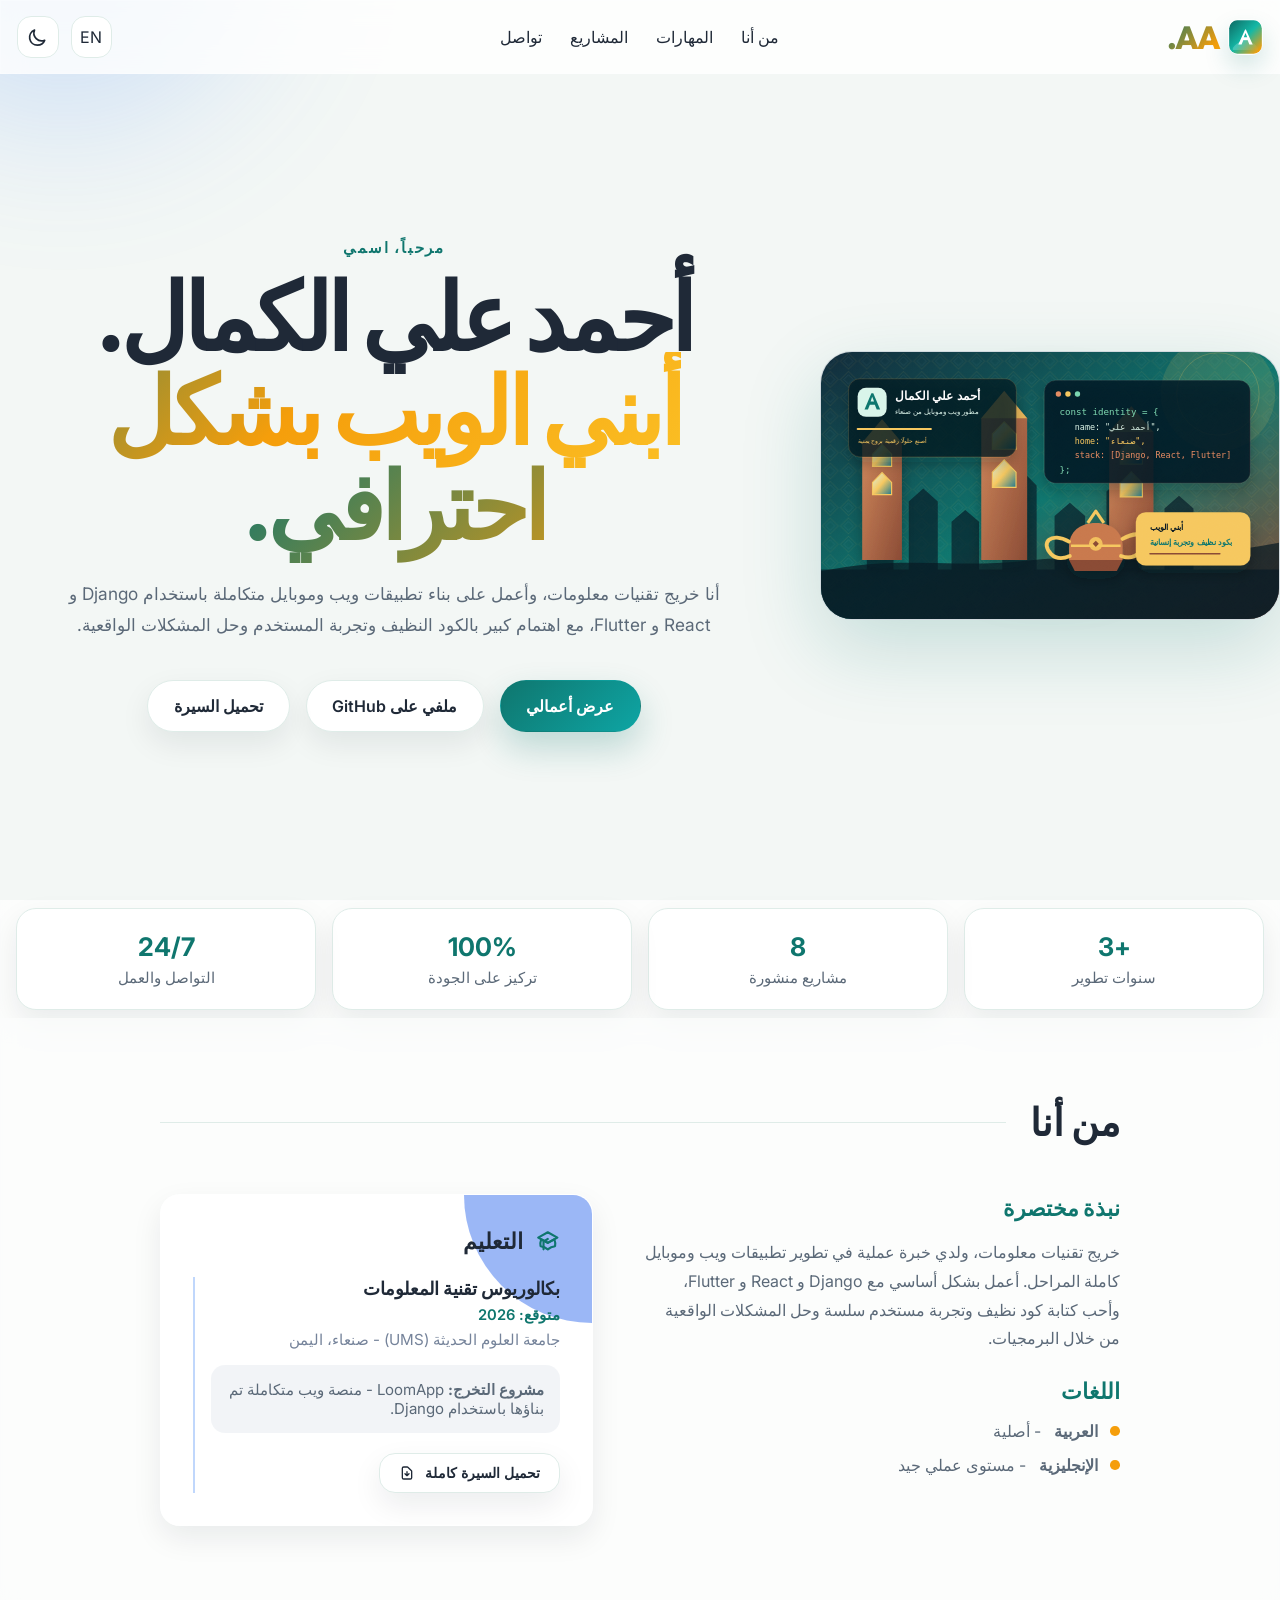
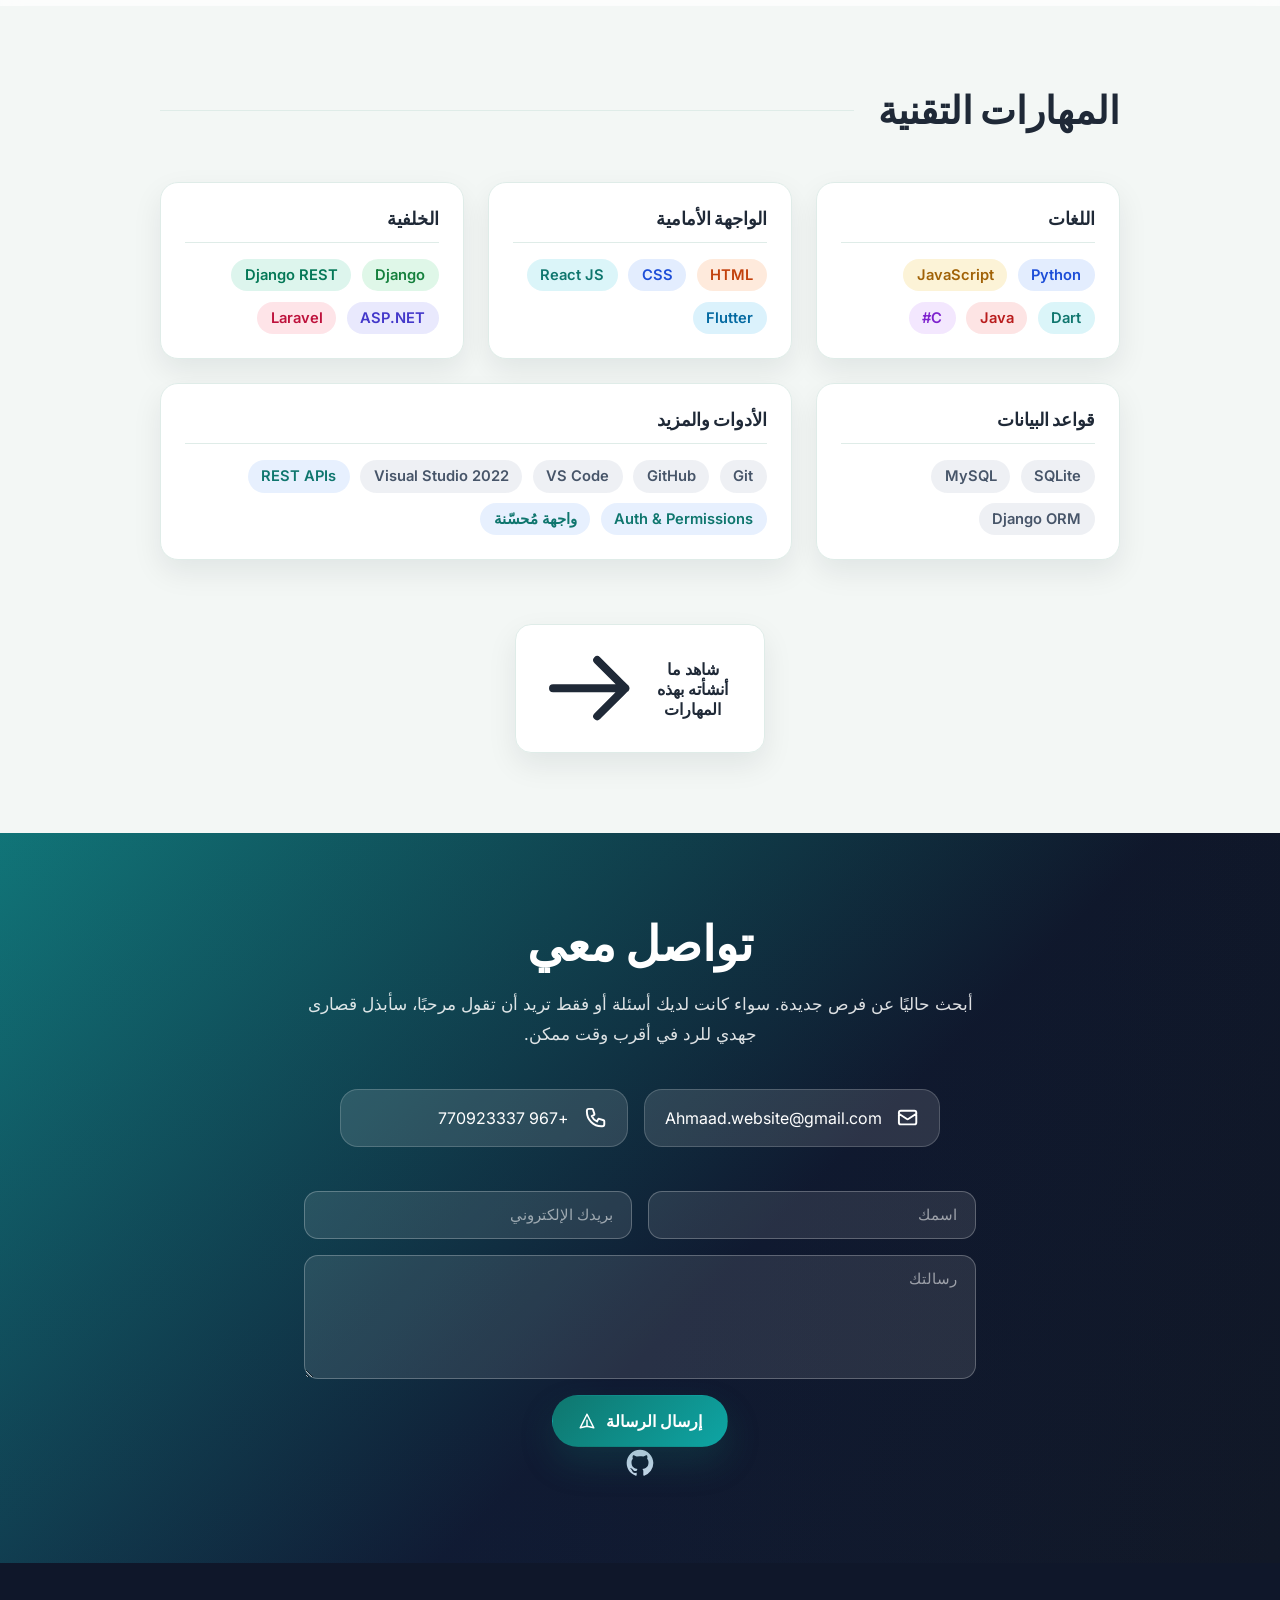
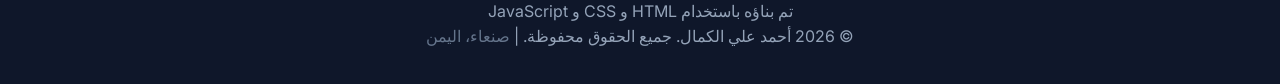
<file: index.html>
<!DOCTYPE html>
<html lang="ar" dir="rtl">
<head>
    <meta charset="UTF-8">
    <meta name="viewport" content="width=device-width, initial-scale=1.0">
    <meta name="description" content="أحمد علي الكمال - مطور ويب وموبايل متخصص في Django و React و Flutter، مع معرض مشاريع ومهارات وخدمات تطوير احترافية.">

    <!-- Open Graph / Facebook -->
    <meta property="og:type" content="website">
    <meta property="og:url" content="https://ahmedalkamal.dev/">
    <meta property="og:title" content="أحمد علي الكمال | محفظة مشاريع المطور">
    <meta property="og:description" content="مطور ويب وموبايل متخصص في Django و React و Flutter، مع مشروعاتي ومهاراتي وتواصل معي.">
    <meta property="og:image" content="./assets/images/og-banner.jpg">

    <!-- Twitter Card -->
    <meta name="twitter:card" content="summary_large_image">
    <meta name="twitter:title" content="أحمد علي الكمال | محفظة مشاريع المطور">
    <meta name="twitter:description" content="مطور ويب وموبايل متخصص في Django و React و Flutter.">

    <title>أحمد علي الكمال | محفظة الأعمال</title>
    <link rel="icon" type="image/svg+xml" href="./assets/images/logo-mark.svg">
    <link rel="stylesheet" href="./assets/css/style.css">
</head>
<body>
    <noscript>
        <div style="text-align:center;padding:2rem;background:#fef3c7;color:#92400e;font-family:sans-serif;">
            <p><strong>JavaScript غير مفعّل.</strong> بعض الميزات مثل تبديل الوضع، القائمة المتنقلة، والمؤثرات المتحركة لن تعمل، لكن المحتوى الأساسي سيتوفر بشكل كامل.</p>
        </div>
    </noscript>
    <div class="page-shell">
        <div class="blob-container">
            <div class="blob blob-1"></div>
            <div class="blob blob-2"></div>
        </div>

        <nav class="site-header glass">
            <div class="container-wide">
                <div class="nav-bar">
                    <a href="index.html" class="brand text-gradient outfit-font" aria-label="الرئيسية">AA.</a>

                    <div class="nav-links">
                        <a href="#about" class="nav-link" data-i18n="nav.about">من أنا</a>
                        <a href="#skills" class="nav-link" data-i18n="nav.skills">المهارات</a>
                        <a href="projects.html" class="nav-link" data-i18n="nav.projects">المشاريع</a>
                        <a href="#contact" class="nav-link" data-i18n="nav.contact">تواصل</a>
                    </div>

                    <div class="nav-actions">
                        <button id="lang-toggle" class="theme-toggle" aria-label="Switch language">EN</button>
                        <button id="theme-toggle" class="theme-toggle" aria-label="تبديل الوضع">
                            <svg id="theme-icon" fill="none" viewBox="0 0 24 24" stroke="currentColor"></svg>
                        </button>
                        <button id="mobile-menu-button" class="menu-toggle" aria-label="فتح القائمة">
                            <svg fill="none" viewBox="0 0 24 24" stroke="currentColor">
                                <path stroke-linecap="round" stroke-linejoin="round" stroke-width="2" d="M4 6h16M4 12h16M4 18h16"></path>
                            </svg>
                        </button>
                    </div>
                </div>
            </div>

            <div id="mobile-menu" class="mobile-menu glass hidden">
                <div class="mobile-menu-inner">
                    <a href="#about" class="mobile-link" data-i18n="nav.about">من أنا</a>
                    <a href="#skills" class="mobile-link" data-i18n="nav.skills">المهارات</a>
                    <a href="projects.html" class="mobile-link" data-i18n="nav.projects">المشاريع</a>
                    <a href="#contact" class="mobile-link" data-i18n="nav.contact">تواصل</a>
                </div>
            </div>
        </nav>

        <section id="hero" class="hero">
            <div class="hero-visual reveal">
                <img src="./assets/images/banner-hero.svg" alt="بنر شخصي لأحمد علي الكمال" loading="eager">
            </div>

            <div class="container-narrow hero-content reveal">
                <p class="eyebrow" data-i18n="hero.eyebrow">مرحباً، اسمي</p>
                <h1 class="hero-title outfit-font">
                    <span data-i18n="hero.name">أحمد علي الكمال.</span><br>
                    <span class="text-gradient" data-i18n="hero.tagline">أبني الويب بشكل احترافي.</span>
                </h1>
                <p class="hero-text" data-i18n="hero.text">
                    أنا خريج تقنيات معلومات، وأعمل على بناء تطبيقات ويب وموبايل متكاملة باستخدام Django و React و Flutter، مع اهتمام كبير بالكود النظيف وتجربة المستخدم وحل المشكلات الواقعية.
                </p>
                <div class="hero-actions">
                    <a href="projects.html" class="button" data-i18n="hero.buttonWork">عرض أعمالي</a>
                    <a href="https://github.com/12Ahm-webSite" target="_blank" rel="noopener noreferrer" class="button-secondary" data-i18n="hero.buttonGitHub">ملفي على GitHub</a>
                    <a href="docs/AhmedCV.pdf" target="_blank" rel="noopener noreferrer" class="button-secondary" data-i18n="hero.buttonCv">
                        تحميل السيرة
                        <svg fill="none" stroke="currentColor" viewBox="0 0 24 24" width="18" height="18">
                            <path stroke-linecap="round" stroke-linejoin="round" stroke-width="2" d="M12 10v6m0 0l-3-3m3 3l3-3m2 8H7a2 2 0 01-2-2V5a2 2 0 012-2h5.586a1 1 0 01.707.293l5.414 5.414a1 1 0 01.293.707V19a2 2 0 01-2 2z"></path>
                        </svg>
                    </a>
                </div>
            </div>
        </section>

        <section class="section section-soft trust-strip reveal">
            <div class="container-wide">
                <div class="trust-items">
                    <div class="trust-item">
                        <strong>+3</strong>
                        <span>سنوات تطوير</span>
                    </div>
                    <div class="trust-item">
                        <strong>8</strong>
                        <span>مشاريع منشورة</span>
                    </div>
                    <div class="trust-item">
                        <strong>100%</strong>
                        <span>تركيز على الجودة</span>
                    </div>
                    <div class="trust-item">
                        <strong>24/7</strong>
                        <span>التواصل والعمل</span>
                    </div>
                </div>
            </div>
        </section>

        <section id="about" class="section section-soft">
            <div class="container-narrow reveal">
                <div class="section-heading">
                    <h2 class="outfit-font" data-i18n="about.title">من أنا</h2>
                    <div class="section-line"></div>
                </div>

                <div class="about-grid">
                    <div class="about-copy">
                        <h3 class="section-subtitle" data-i18n="about.summaryTitle">نبذة مختصرة</h3>
                        <p data-i18n="about.summaryText">
                            خريج تقنيات معلومات، ولدي خبرة عملية في تطوير تطبيقات ويب وموبايل كاملة المراحل. أعمل بشكل أساسي مع Django و React و Flutter، وأحب كتابة كود نظيف وتجربة مستخدم سلسة وحل المشكلات الواقعية من خلال البرمجيات.
                        </p>

                        <h3 class="section-subtitle" data-i18n="about.languagesTitle">اللغات</h3>
                        <ul class="language-list">
                            <li><span class="bullet-dot"></span> <strong data-i18n="about.arabic">العربية</strong> <span data-i18n="about.native">- أصلية</span></li>
                            <li><span class="bullet-dot"></span> <strong data-i18n="about.english">الإنجليزية</strong> <span data-i18n="about.proficient">- مستوى عملي جيد</span></li>
                        </ul>
                    </div>

                    <article class="info-card glass">
                        <div class="card-corner"></div>
                        <div class="info-card-content">
                            <h3 class="card-title">
                                <svg fill="none" stroke="currentColor" viewBox="0 0 24 24">
                                    <path stroke-linecap="round" stroke-linejoin="round" stroke-width="2" d="M12 14l9-5-9-5-9 5 9 5z"></path>
                                    <path stroke-linecap="round" stroke-linejoin="round" stroke-width="2" d="M12 14l6.16-3.422a12.083 12.083 0 01.665 6.479A11.952 11.952 0 0012 20.055a11.952 11.952 0 00-6.824-2.998 12.078 12.078 0 01.665-6.479L12 14z"></path>
                                    <path stroke-linecap="round" stroke-linejoin="round" stroke-width="2" d="M8 20v-7.5l4-2.222"></path>
                                </svg>
                                <span data-i18n="about.education">التعليم</span>
                            </h3>

                            <div class="timeline">
                                <h4 data-i18n="about.degree">بكالوريوس تقنية المعلومات</h4>
                                <p class="timeline-meta" data-i18n="about.expected">متوقع: 2026</p>
                                <p class="timeline-location" data-i18n="about.university">جامعة العلوم الحديثة (UMS) - صنعاء، اليمن</p>
                                <div class="project-note">
                                    <strong data-i18n="about.projectLabel">مشروع التخرج:</strong> <span data-i18n="about.projectName">LoomApp - منصة ويب متكاملة تم بناؤها باستخدام Django.</span>
                                </div>
                                <div style="margin-top: 1.25rem;">
                                    <a href="docs/AhmedCV.pdf" target="_blank" rel="noopener noreferrer" class="button-inline" style="font-size: 0.88rem; padding: 0.65rem 1.2rem;">
                                        <span data-i18n="about.cvButton">تحميل السيرة كاملة</span>
                                        <svg fill="none" stroke="currentColor" viewBox="0 0 24 24" width="16" height="16">
                                            <path stroke-linecap="round" stroke-linejoin="round" stroke-width="2" d="M12 10v6m0 0l-3-3m3 3l3-3m2 8H7a2 2 0 01-2-2V5a2 2 0 012-2h5.586a1 1 0 01.707.293l5.414 5.414a1 1 0 01.293.707V19a2 2 0 01-2 2z"></path>
                                        </svg>
                                    </a>
                                </div>
                            </div>
                        </div>
                    </article>
                </div>
            </div>
        </section>

        <section id="skills" class="section">
            <div class="container-narrow reveal">
                <div class="section-heading">
                    <h2 class="outfit-font" data-i18n="skills.title">المهارات التقنية</h2>
                    <div class="section-line"></div>
                </div>

                <div class="skills-grid">
                    <article class="skill-card">
                        <h3 data-i18n="skills.languages">اللغات</h3>
                        <div class="tag-list">
                            <span class="tag tag-blue">Python</span>
                            <span class="tag tag-yellow">JavaScript</span>
                            <span class="tag tag-cyan">Dart</span>
                            <span class="tag tag-red">Java</span>
                            <span class="tag tag-purple">C#</span>
                        </div>
                    </article>

                    <article class="skill-card">
                        <h3 data-i18n="skills.frontend">الواجهة الأمامية</h3>
                        <div class="tag-list">
                            <span class="tag tag-orange">HTML</span>
                            <span class="tag tag-blue">CSS</span>
                            <span class="tag tag-cyan">React JS</span>
                            <span class="tag tag-sky">Flutter</span>
                        </div>
                    </article>

                    <article class="skill-card">
                        <h3 data-i18n="skills.backend">الخلفية</h3>
                        <div class="tag-list">
                            <span class="tag tag-green">Django</span>
                            <span class="tag tag-emerald">Django REST</span>
                            <span class="tag tag-indigo">ASP.NET</span>
                            <span class="tag tag-rose">Laravel</span>
                        </div>
                    </article>

                    <article class="skill-card">
                        <h3 data-i18n="skills.database">قواعد البيانات</h3>
                        <div class="tag-list">
                            <span class="tag tag-slate">SQLite</span>
                            <span class="tag tag-slate">MySQL</span>
                            <span class="tag tag-slate">Django ORM</span>
                        </div>
                    </article>

                    <article class="skill-card wide">
                        <h3 data-i18n="skills.tools">الأدوات والمزيد</h3>
                        <div class="tag-list">
                            <span class="tag tag-neutral">Git</span>
                            <span class="tag tag-neutral">GitHub</span>
                            <span class="tag tag-neutral">VS Code</span>
                            <span class="tag tag-neutral">Visual Studio 2022</span>
                            <span class="tag tag-primary">REST APIs</span>
                            <span class="tag tag-primary">Auth &amp; Permissions</span>
                            <span class="tag tag-primary" data-i18n="skills.optimizedUI">واجهة مُحسّنة</span>
                        </div>
                    </article>
                </div>

                <div class="skills-cta">
                    <a href="projects.html" class="button-inline">
                        <span data-i18n="skills.cta">شاهد ما أنشأته بهذه المهارات</span>
                        <svg fill="none" stroke="currentColor" viewBox="0 0 24 24">
                            <path stroke-linecap="round" stroke-linejoin="round" stroke-width="2" d="M14 5l7 7m0 0l-7 7m7-7H3"></path>
                        </svg>
                    </a>
                </div>
            </div>
        </section>
        <section id="contact" class="section contact">
            <div class="container-narrow contact-inner reveal">
                <h2 class="outfit-font" data-i18n="contact.title">تواصل معي</h2>
                <p data-i18n="contact.text">
                    أبحث حاليًا عن فرص جديدة. سواء كانت لديك أسئلة أو فقط تريد أن تقول مرحبًا، سأبذل قصارى جهدي للرد في أقرب وقت ممكن.
                </p>
                <div class="contact-cards">
                    <a href="mailto:Ahmaad.website@gmail.com" class="contact-card">
                        <svg fill="none" stroke="currentColor" viewBox="0 0 24 24">
                            <path stroke-linecap="round" stroke-linejoin="round" stroke-width="2" d="M3 8l7.89 5.26a2 2 0 002.22 0L21 8M5 19h14a2 2 0 002-2V7a2 2 0 00-2-2H5a2 2 0 00-2 2v10a2 2 0 002 2z"></path>
                        </svg>
                        <span>Ahmaad.website@gmail.com</span>
                    </a>
                    <div class="contact-card" id="phone-card" role="button" tabindex="0" aria-label="نسخ رقم الهاتف" style="cursor: pointer;">
                        <svg fill="none" stroke="currentColor" viewBox="0 0 24 24">
                            <path stroke-linecap="round" stroke-linejoin="round" stroke-width="2" d="M3 5a2 2 0 012-2h3.28a1 1 0 01.948.684l1.498 4.493a1 1 0 01-.502 1.21l-2.257 1.13a11.042 11.042 0 005.516 5.516l1.13-2.257a1 1 0 011.21-.502l4.493 1.498a1 1 0 01.684.949V19a2 2 0 01-2 2h-1C9.716 21 3 14.284 3 6V5z"></path>
                        </svg>
                        <span id="phone-number" class="copyable-number" data-phone="+967 770923337">+967 770923337</span>
                    </div>
                </div>

            <form id="contact-form" class="contact-form" action="https://formspree.io/f/mvzdpegb" method="POST">
                <div class="form-row">
                    <input type="text" name="name" placeholder="اسمك" data-i18n-placeholder="contact.namePlaceholder" required autocomplete="name">
                    <input type="email" name="email" placeholder="بريدك الإلكتروني" data-i18n-placeholder="contact.emailPlaceholder" required autocomplete="email">
                </div>
                <textarea name="message" rows="5" placeholder="رسالتك" data-i18n-placeholder="contact.messagePlaceholder" required></textarea>
                <button type="submit" class="button">
                    <span data-i18n="contact.send">إرسال الرسالة</span>
                    <svg fill="none" stroke="currentColor" viewBox="0 0 24 24" width="18" height="18">
                        <path stroke-linecap="round" stroke-linejoin="round" stroke-width="2" d="M12 19l9 2-9-18-9 18 9-2zm0 0v-8"></path>
                    </svg>
                </button>
            </form>

                <div class="social-links">
                    <a href="https://github.com/12Ahm-webSite" target="_blank" rel="noopener noreferrer" class="social-link" aria-label="ملف GitHub">
                        <svg fill="currentColor" viewBox="0 0 24 24">
                            <path fill-rule="evenodd" d="M12 2C6.477 2 2 6.484 2 12.017c0 4.425 2.865 8.18 6.839 9.504.5.092.682-.217.682-.483 0-.237-.008-.868-.013-1.703-2.782.605-3.369-1.343-3.369-1.343-.454-1.158-1.11-1.466-1.11-1.466-.908-.62.069-.608.069-.608 1.003.07 1.531 1.032 1.531 1.032.892 1.53 2.341 1.088 2.91.832.092-.647.35-1.088.636-1.338-2.22-.253-4.555-1.113-4.555-4.951 0-1.093.39-1.988 1.029-2.688-.103-.253-.446-1.272.098-2.65 0 0 .84-.27 2.75 1.026A9.564 9.564 0 0112 6.844c.85.004 1.705.115 2.504.337 1.909-1.296 2.747-1.027 2.747-1.027.546 1.379.202 2.398.1 2.651.64.7 1.028 1.595 1.028 2.688 0 3.848-2.339 4.695-4.566 4.943.359.309.678.92.678 1.855 0 1.338-.012 2.419-.012 2.747 0 .268.18.58.688.482A10.019 10.019 0 0022 12.017C22 6.484 17.522 2 12 2z" clip-rule="evenodd"></path>
                        </svg>
                    </a>
                </div>
            </div>
        </section>

        <footer class="site-footer" id="site-footer">
            <!-- Rendered by JS -->
        </footer>
    </div>

    <script src="./assets/js/main.js"></script>
</body>
</html>
</file>
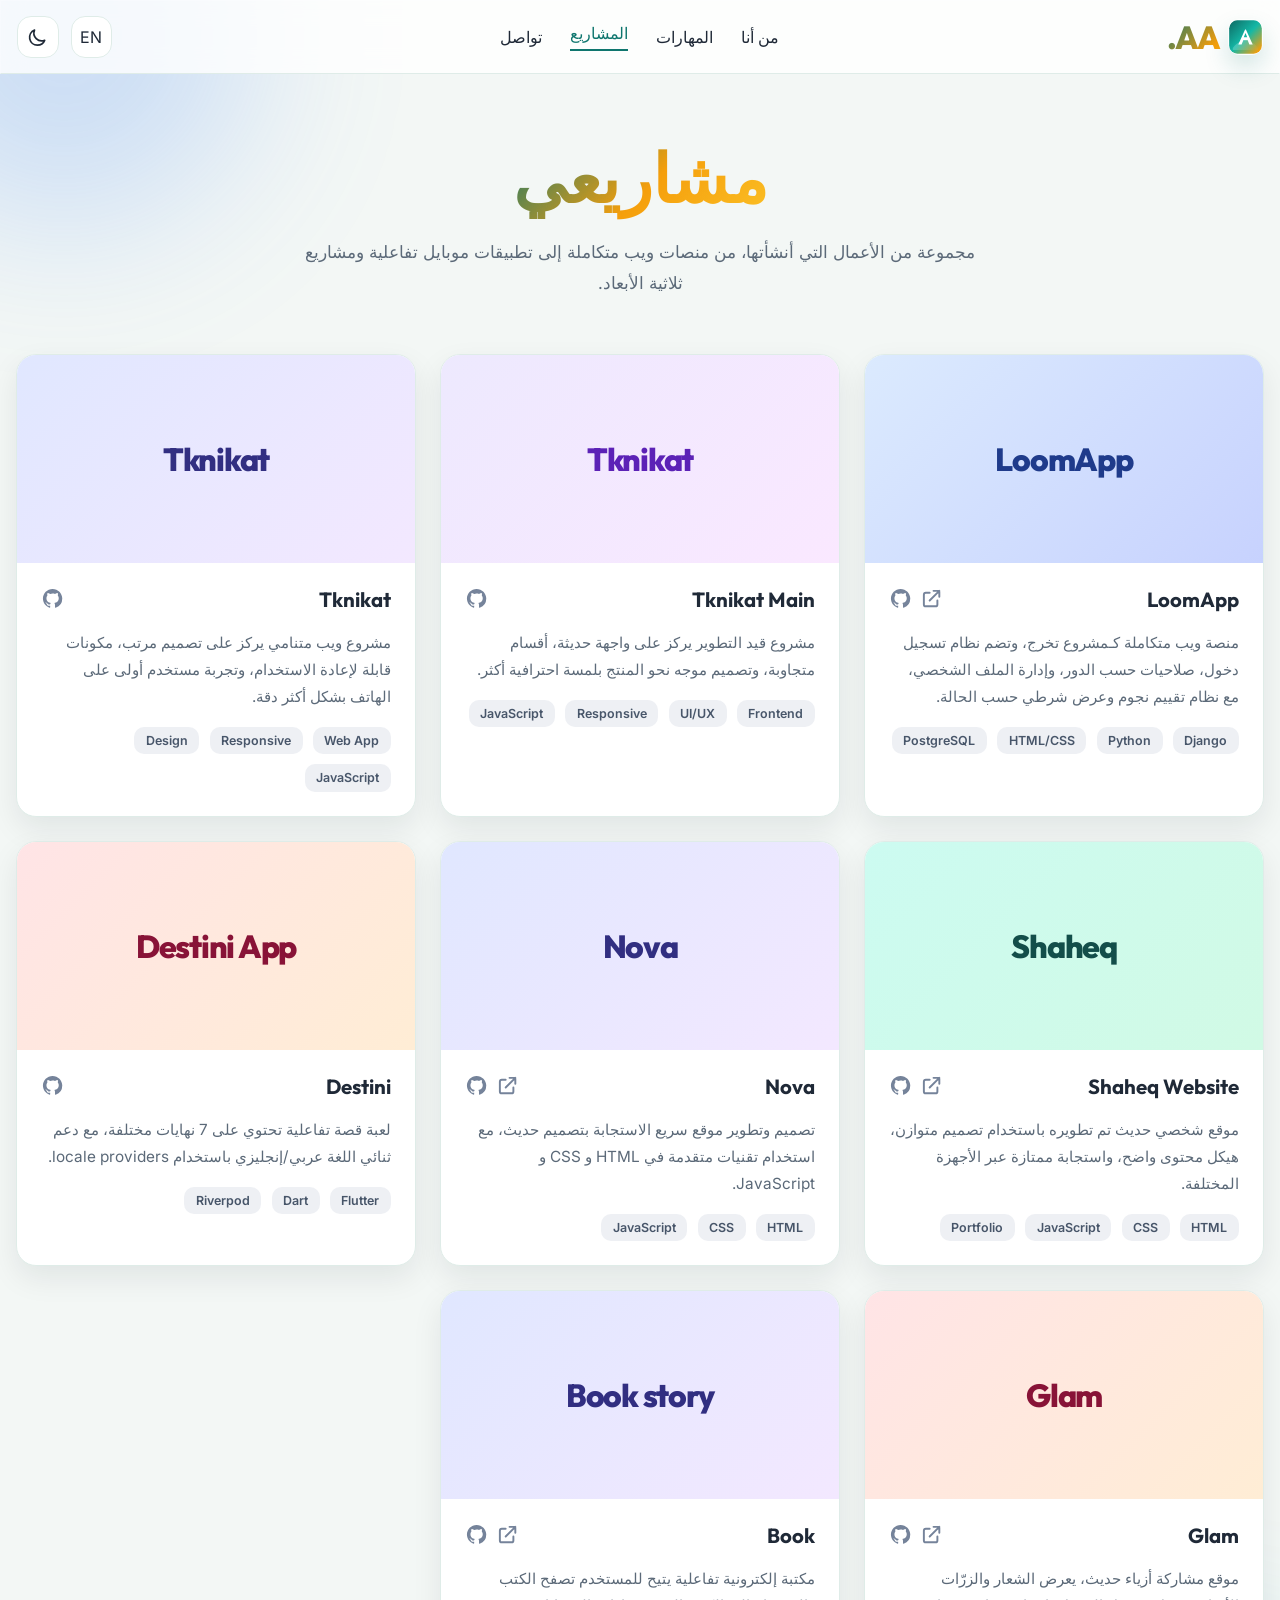
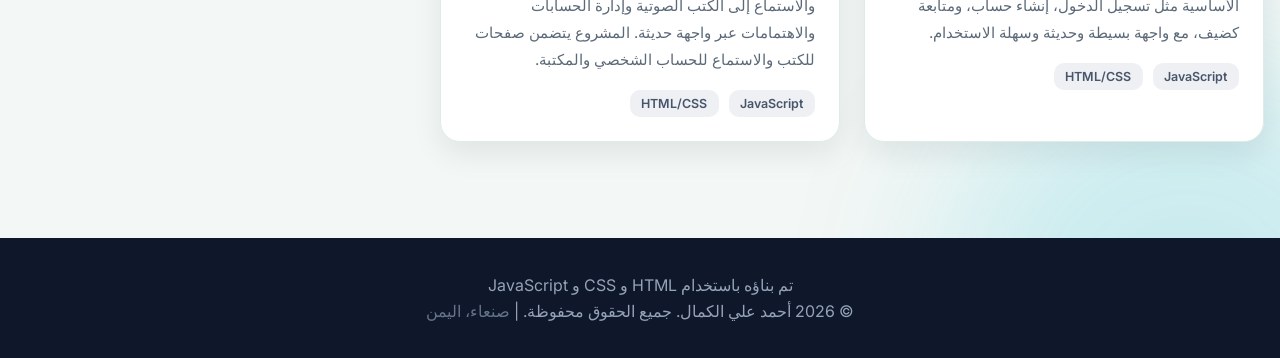
<file: projects.html>
<!DOCTYPE html>
<html lang="ar" dir="rtl">
<head>
    <meta charset="UTF-8">
    <meta name="viewport" content="width=device-width, initial-scale=1.0">
    <meta name="description" content="استكشف مشاريع أحمد علي الكمال، بما فيها منصات ويب، تطبيقات موبايل، ومشاريع تفاعلية ثلاثية الأبعاد.">

    <!-- Open Graph / Facebook -->
    <meta property="og:type" content="website">
    <meta property="og:url" content="https://ahmedalkamal.dev/projects.html">
    <meta property="og:title" content="المشاريع | محفظة أحمد علي الكمال">
    <meta property="og:description" content="استكشف مشاريع أحمد علي الكمال، بما فيها منصات ويب، تطبيقات موبايل، ومشاريع تفاعلية ثلاثية الأبعاد.">
    <meta property="og:image" content="./assets/images/og-banner.jpg">

    <!-- Twitter Card -->
    <meta name="twitter:card" content="summary_large_image">
    <meta name="twitter:title" content="المشاريع | محفظة أحمد علي الكمال">
    <meta name="twitter:description" content="استكشف مشاريع أحمد علي الكمال.">

    <title>المشاريع | أحمد علي الكمال</title>
    <link rel="icon" type="image/svg+xml" href="./assets/images/logo-mark.svg">
    <link rel="stylesheet" href="./assets/css/style.css">
</head>
<body>
    <noscript>
        <div style="text-align:center;padding:2rem;background:#fef3c7;color:#92400e;font-family:sans-serif;">
            <p><strong>JavaScript غير مفعّل.</strong> المشاريع تُحمّل بشكل ديناميكي، يرجى تفعيل JavaScript لمشاهدتها.</p>
        </div>
    </noscript>
    <div class="page-shell">
        <div class="blob-container">
            <div class="blob blob-1"></div>
            <div class="blob blob-2"></div>
        </div>

        <nav class="site-header glass with-border">
            <div class="container-wide">
                <div class="nav-bar">
                    <a href="index.html" class="brand text-gradient outfit-font">AA.</a>

                    <div class="nav-links">
                        <a href="index.html#about" class="nav-link" data-i18n="nav.about">من أنا</a>
                        <a href="index.html#skills" class="nav-link" data-i18n="nav.skills">المهارات</a>
                        <a href="projects.html" class="nav-link is-active" data-i18n="nav.projects">المشاريع</a>
                        <a href="index.html#contact" class="nav-link" data-i18n="nav.contact">تواصل</a>
                    </div>

                    <div class="nav-actions">
                        <button id="lang-toggle" class="theme-toggle" aria-label="Switch language">EN</button>
                        <button id="theme-toggle" class="theme-toggle" aria-label="تبديل الوضع">
                            <svg id="theme-icon" fill="none" viewBox="0 0 24 24" stroke="currentColor"></svg>
                        </button>
                        <button id="mobile-menu-button" class="menu-toggle" aria-label="فتح القائمة">
                            <svg fill="none" viewBox="0 0 24 24" stroke="currentColor">
                                <path stroke-linecap="round" stroke-linejoin="round" stroke-width="2" d="M4 6h16M4 12h16M4 18h16"></path>
                            </svg>
                        </button>
                    </div>
                </div>
            </div>

            <div id="mobile-menu" class="mobile-menu glass hidden">
                <div class="mobile-menu-inner">
                    <a href="index.html#about" class="mobile-link" data-i18n="nav.about">من أنا</a>
                    <a href="index.html#skills" class="mobile-link" data-i18n="nav.skills">المهارات</a>
                    <a href="projects.html" class="mobile-link is-active" data-i18n="nav.projects">المشاريع</a>
                    <a href="index.html#contact" class="mobile-link" data-i18n="nav.contact">تواصل</a>
                </div>
            </div>
        </nav>

        <header class="page-header reveal">
            <div class="container-narrow">
                <h1 class="outfit-font"><span class="text-gradient" data-i18n="projects.title">مشاريعي</span></h1>
                <p class="header-text" data-i18n="projects.subtitle">
                    مجموعة من الأعمال التي أنشأتها، من منصات ويب متكاملة إلى تطبيقات موبايل تفاعلية ومشاريع ثلاثية الأبعاد.
                </p>
            </div>
        </header>

        <section class="projects-section">
            <div class="container-wide">
                <div class="projects-grid" id="projects-container">
                    <!-- Loading skeleton -->
                    <div class="project-card skeleton-card" aria-hidden="true">
                        <div class="project-cover cover-blue"><h3>&nbsp;</h3></div>
                        <div class="project-body">
                            <div class="skeleton-line"></div>
                            <div class="skeleton-line short"></div>
                        </div>
                    </div>
                    <div class="project-card skeleton-card" aria-hidden="true">
                        <div class="project-cover cover-indigo"><h3>&nbsp;</h3></div>
                        <div class="project-body">
                            <div class="skeleton-line"></div>
                            <div class="skeleton-line short"></div>
                        </div>
                    </div>
                    <div class="project-card skeleton-card" aria-hidden="true">
                        <div class="project-cover cover-teal"><h3>&nbsp;</h3></div>
                        <div class="project-body">
                            <div class="skeleton-line"></div>
                            <div class="skeleton-line short"></div>
                        </div>
                    </div>
                    <!-- Projects will be loaded dynamically from projects.json -->
                </div>
            </div>
        </section>

        <footer class="site-footer" id="site-footer">
            <!-- Rendered by JS -->
        </footer>
    </div>

    <script src="./assets/js/main.js"></script>
</body>
</html>
</file>
<file: assets/css/style.css>
@import url('https://fonts.googleapis.com/css2?family=Outfit:wght@300;400;500;600;700;800&family=Inter:wght@300;400;500;600;700&display=swap');

:root {
    --font-body: 'Inter', sans-serif;
    --font-heading: 'Outfit', sans-serif;
    --color-bg: #f3f7f5;
    --color-surface: rgba(255, 255, 255, 0.8);
    --color-surface-solid: #ffffff;
    --color-surface-soft: rgba(255, 255, 255, 0.7);
    --color-border: #dfece8;
    --color-border-strong: #bfdccf;
    --color-text: #1f2937;
    --color-text-soft: #5b6978;
    --color-text-muted: #75839a;
    --color-primary: #0f766e;
    --color-primary-strong: #115e59;
    --color-secondary: #f59e0b;
    --color-footer: #0f172a;
    --shadow-sm: 0 12px 30px rgba(15, 23, 42, 0.08);
    --shadow-md: 0 20px 45px rgba(15, 23, 42, 0.14);
    --radius-md: 20px;
    --container-xl: 1280px;
    --container-lg: 1120px;
    --container-md: 960px;
}

html {
    scroll-behavior: smooth;
}

html[lang="ar"] body {
    direction: rtl;
    text-align: right;
}

body {
    -webkit-tap-highlight-color: transparent;
}

html.dark {
    --color-bg: #0b1220;
    --color-surface: rgba(15, 23, 42, 0.78);
    --color-surface-solid: #121f34;
    --color-surface-soft: rgba(30, 41, 59, 0.76);
    --color-border: rgba(148, 163, 184, 0.22);
    --color-border-strong: rgba(20, 184, 166, 0.38);
    --color-text: #e5eefc;
    --color-text-soft: #c1cedd;
    --color-text-muted: #93a4ba;
    --shadow-sm: 0 14px 34px rgba(2, 8, 23, 0.28);
    --shadow-md: 0 22px 54px rgba(2, 8, 23, 0.42);
}

*,
*::before,
*::after {
    box-sizing: border-box;
}

body {
    margin: 0;
    font-family: var(--font-body);
    background: var(--color-bg);
    color: var(--color-text);
    -webkit-font-smoothing: antialiased;
    -moz-osx-font-smoothing: grayscale;
    transition: background-color 0.3s ease, color 0.3s ease;
    position: relative;
}

a {
    color: inherit;
    text-decoration: none;
}

button,
input,
textarea,
select {
    font: inherit;
}

img,
svg {
    max-width: 100%;
}

h1,
h2,
h3,
h4,
h5,
h6,
.outfit-font {
    font-family: var(--font-heading);
}

::-webkit-scrollbar {
    width: 8px;
}

::-webkit-scrollbar-track {
    background: #f1f5f9;
}

.dark ::-webkit-scrollbar-track {
    background: #0f172a;
}

::-webkit-scrollbar-thumb {
    background: #94a3b8;
    border-radius: 999px;
}

.dark ::-webkit-scrollbar-thumb {
    background: #475569;
}

::-webkit-scrollbar-thumb:hover {
    background: var(--color-primary);
}

::selection {
    background: rgba(59, 130, 246, 0.45);
    color: #fff;
}

.page-shell {
    min-height: 100vh;
    overflow-x: hidden;
    position: relative;
}

/* -----------------------------
   Spotlight / Cursor glow
------------------------------ */
.page-shell::before {
    content: '';
    position: fixed;
    inset: 0;
    z-index: 0;
    pointer-events: none;
    /* default position */
    --spot-x: 50vw;
    --spot-y: 40vh;

    background:
        radial-gradient(
            1100px circle at var(--spot-x) var(--spot-y),
            rgba(15, 118, 110, 0.22) 0%,
            rgba(245, 158, 11, 0.16) 22%,
            rgba(13, 148, 136, 0.08) 38%,
            rgba(0, 0, 0, 0) 62%
        );

    mix-blend-mode: screen;
    opacity: 0;
    transition: opacity 220ms ease;
}

/* noise overlay (very low opacity) for a premium look */
.page-shell::after {
    content: '';
    position: fixed;
    inset: 0;
    z-index: 0;
    pointer-events: none;

    opacity: 0.055;
    background-image: url("data:image/svg+xml,%3Csvg xmlns='http://www.w3.org/2000/svg' width='260' height='260'%3E%3Cfilter id='n'%3E%3CfeTurbulence type='fractalNoise' baseFrequency='.8' numOctaves='3' stitchTiles='stitch'/%3E%3C/filter%3E%3Crect width='260' height='260' filter='url(%23n)' opacity='.55'/%3E%3C/svg%3E");
    background-size: 260px 260px;
    mix-blend-mode: overlay;
}

body:hover .page-shell::before,
.page-shell.is-spotlight::before {
    opacity: 1;
}

@media (prefers-reduced-motion: reduce) {
    .page-shell::before {
        opacity: 0 !important;
        transition: none !important;
        background: none !important;
    }
    .page-shell::after {
        display: none !important;
    }
}

/* -----------------------------
   Magnetic CTA (cursor attraction)
------------------------------ */
.button,
.button-secondary,
.button-inline {
    --mag-ox: 0px;
    --mag-oy: 0px;
    --mag-rot: 0deg;
}

.button.is-magnetic,
.button-secondary.is-magnetic,
.button-inline.is-magnetic {
    box-shadow:
        0 22px 60px rgba(59, 130, 246, 0.35),
        0 0 0 1px rgba(59, 130, 246, 0.25);
    transform: translate3d(var(--mag-ox), var(--mag-oy), 0) rotate(var(--mag-rot)) scale(1.02);
    border-color: rgba(59, 130, 246, 0.55);
    background-image: radial-gradient(circle at var(--spot-x) var(--spot-y), rgba(255,255,255,0.25), transparent 55%);
}

/* Touch fallback (no hover) */
.button:active,
.button-secondary:active,
.button-inline:active {
    transform: translateY(-1px) scale(0.99);
}

/* keep shine sweep compatible with magnetic state */
.button.is-magnetic::after,
.button-secondary.is-magnetic::after,
.button-inline.is-magnetic::after {
    opacity: 1;
}


.container,
.container-wide,
.container-narrow {
    width: min(calc(100% - 2rem), var(--container-lg));
    margin: 0 auto;
}

.container-wide {
    width: min(calc(100% - 2rem), var(--container-xl));
}

.container-narrow {
    width: min(calc(100% - 2rem), var(--container-md));
}

.section {
    padding: 5rem 0;
}

.section-soft {
    background: var(--color-surface-soft);
    backdrop-filter: blur(10px);
}

.section-heading {
    display: flex;
    align-items: center;
    gap: 1.5rem;
    margin-bottom: 3rem;
}

.section-heading h2 {
    margin: 0;
    font-size: clamp(2rem, 3vw, 2.8rem);
}

.section-line {
    flex: 1;
    height: 1px;
    background: var(--color-border);
}

.eyebrow {
    margin: 0 0 0.8rem;
    color: var(--color-primary);
    font-size: 0.92rem;
    font-weight: 700;
    letter-spacing: 0.12em;
    text-transform: uppercase;
}

.text-gradient {
    background-image: linear-gradient(135deg, var(--color-primary), #f59e0b 55%, #fbbf24);
    -webkit-background-clip: text;
    background-clip: text;
    color: transparent;
}

.glass {
    background: var(--color-surface);
    backdrop-filter: blur(12px);
    -webkit-backdrop-filter: blur(12px);
    border: 1px solid rgba(255, 255, 255, 0.22);
}

.dark .glass {
    border-color: rgba(148, 163, 184, 0.08);
}

.site-header {
    position: fixed;
    inset: 0 0 auto;
    z-index: 50;
    transition: background-color 0.3s ease, border-color 0.3s ease;
}

.site-header.with-border {
    border-bottom: 1px solid var(--color-border);
}

.nav-bar {
    min-height: 4.5rem;
    display: flex;
    align-items: center;
    justify-content: space-between;
    gap: 1rem;
}

.brand {
    display: inline-flex;
    align-items: center;
    gap: 0.5rem;
    font-size: 2rem;
    font-weight: 800;
    letter-spacing: -0.04em;
}

.brand-mark {
    width: 2.2rem;
    height: 2.2rem;
    display: inline-block;
    border-radius: 12px;
    box-shadow: 0 12px 24px rgba(15, 118, 110, 0.18);
}

.nav-links {
    display: flex;
    align-items: center;
    gap: 1.75rem;
}

.nav-actions {
    display: flex;
    align-items: center;
    gap: 0.75rem;
}

.nav-link {
    font-weight: 500;
    color: var(--color-text);
    transition: color 0.2s ease;
}

.nav-link:hover,
.nav-link.is-active {
    color: var(--color-primary);
}

.nav-link.is-active {
    padding-bottom: 0.4rem;
    border-bottom: 2px solid var(--color-primary);
}

.theme-toggle,
.menu-toggle {
    width: 2.6rem;
    height: 2.6rem;
    display: inline-flex;
    align-items: center;
    justify-content: center;
    padding: 0;
    border: 1px solid var(--color-border);
    border-radius: 14px;
    background: var(--color-surface-solid);
    color: var(--color-text);
    cursor: pointer;
    transition: background-color 0.2s ease, border-color 0.2s ease, transform 0.2s ease;
}

.theme-toggle:hover,
.menu-toggle:hover {
    background: var(--color-surface);
    border-color: var(--color-border-strong);
    transform: translateY(-1px);
}

.theme-toggle svg,
.menu-toggle svg {
    width: 1.3rem;
    height: 1.3rem;
}

.menu-toggle {
    display: none;
}

.mobile-menu {
    width: min(calc(100% - 2rem), var(--container-xl));
    margin: 0 auto 0.75rem;
    padding: 0.75rem;
    border-radius: 0 0 22px 22px;
    box-shadow: var(--shadow-sm);
}

.mobile-menu-inner {
    display: grid;
    gap: 0.35rem;
}

.mobile-link {
    display: block;
    padding: 0.9rem 1rem;
    border-radius: 14px;
    font-weight: 500;
    transition: background-color 0.2s ease, color 0.2s ease;
}

.mobile-link:hover,
.mobile-link.is-active {
    background: rgba(59, 130, 246, 0.12);
    color: var(--color-primary);
}

.hidden {
    display: none !important;
}

.hero {
    min-height: 100vh;
    display: flex;
    align-items: center;
    justify-content: center;
    gap: 2rem;
    padding: 8.5rem 0 4rem;
    position: relative;
}

.hero-visual {
    width: min(48vw, 560px);
    display: flex;
    align-items: center;
    justify-content: center;
    position: relative;
}

.hero-visual::before {
    content: '';
    position: absolute;
    inset: 10% 8% 8% 8%;
    background: radial-gradient(circle at center, rgba(20, 184, 166, 0.24), transparent 62%);
    filter: blur(26px);
    z-index: 0;
}

.hero-visual img {
    position: relative;
    z-index: 1;
    width: 100%;
    max-width: 560px;
    display: block;
    border-radius: 32px;
    box-shadow: 0 28px 80px rgba(15, 118, 110, 0.2);
    border: 1px solid rgba(148, 163, 184, 0.25);
    background: rgba(15, 23, 42, 0.05);
}

.hero-content {
    text-align: center;
    position: relative;
    z-index: 1;
}

.hero-title {
    margin: 0 0 1.5rem;
    font-size: clamp(3rem, 8vw, 5.8rem);
    line-height: 1.02;
    letter-spacing: -0.05em;
}

.hero-text,
.section-text,
.header-text {
    max-width: 42rem;
    margin: 0 auto;
    color: var(--color-text-soft);
    font-size: 1.08rem;
    line-height: 1.8;
}

.trust-strip {
    padding-top: 0.5rem;
    padding-bottom: 0.5rem;
}

.trust-items {
    display: grid;
    grid-template-columns: repeat(4, minmax(0, 1fr));
    gap: 1rem;
}

.trust-item {
    background: var(--color-surface-solid);
    border: 1px solid var(--color-border);
    border-radius: 20px;
    padding: 1.35rem 1rem;
    text-align: center;
    box-shadow: var(--shadow-sm);
}

.trust-item strong {
    display: block;
    font-size: clamp(1.4rem, 2vw, 2rem);
    color: var(--color-primary);
    margin-bottom: 0.35rem;
}

.trust-item span {
    color: var(--color-text-soft);
    font-size: 0.93rem;
}

.hero-actions {
    margin-top: 2.5rem;
    display: flex;
    justify-content: center;
    gap: 1rem;
    flex-wrap: wrap;
}

.button,
.button-secondary,
.button-inline {
    display: inline-flex;
    align-items: center;
    justify-content: center;
    gap: 0.6rem;
    padding: 0.95rem 1.6rem;
    border-radius: 999px;
    border: 1px solid transparent;
    font-weight: 600;
    position: relative;
    overflow: hidden;
    transition:
        transform 0.22s ease,
        box-shadow 0.22s ease,
        background-color 0.22s ease,
        border-color 0.22s ease;
}

/* shine sweep */
.button::after,
.button-secondary::after,
.button-inline::after {
    content: '';
    position: absolute;
    inset: -2px;
    transform: translateX(-120%);
    background: linear-gradient(
        120deg,
        rgba(255, 255, 255, 0) 0%,
        rgba(255, 255, 255, 0.28) 35%,
        rgba(255, 255, 255, 0.08) 60%,
        rgba(255, 255, 255, 0) 100%
    );
    opacity: 0;
    transition: opacity 0.2s ease;
    pointer-events: none;
}

.button:hover::after,
.button-secondary:hover::after,
.button-inline:hover::after {
    opacity: 1;
    animation: btnShine 0.8s ease forwards;
}

@keyframes btnShine {
    to { transform: translateX(120%); }
}

.button {
    background: linear-gradient(135deg, var(--color-primary), #0ea5a4);
    color: #fff;
    box-shadow: 0 16px 34px rgba(15, 118, 110, 0.24);
}

.button:hover {
    background: linear-gradient(135deg, var(--color-primary-strong), #0f766e);
    transform: translateY(-2px);
}

.button-secondary,
.button-inline {
    background: var(--color-surface-solid);
    color: var(--color-text);
    border-color: var(--color-border);
    box-shadow: var(--shadow-sm);
}

.button-secondary:hover,
.button-inline:hover {
    transform: translateY(-2px);
    border-color: var(--color-primary);
}

.button-inline {
    border-radius: 16px;
}

.about-grid {
    display: grid;
    grid-template-columns: 1.05fr 0.95fr;
    gap: 3rem;
}

.section-subtitle {
    margin: 0 0 1rem;
    color: var(--color-primary);
    font-size: 1.35rem;
    font-weight: 700;
}

.about-copy p {
    margin: 0 0 1.5rem;
    color: var(--color-text-soft);
    line-height: 1.8;
}

.language-list {
    list-style: none;
    padding: 0;
    margin: 0;
    display: grid;
    gap: 0.85rem;
}

.language-list li {
    display: flex;
    align-items: center;
    gap: 0.8rem;
    color: var(--color-text-soft);
}

.bullet-dot {
    width: 0.6rem;
    height: 0.6rem;
    border-radius: 50%;
    background: var(--color-secondary);
    flex: none;
}

.info-card {
    position: relative;
    overflow: hidden;
    padding: 2rem;
    border-radius: var(--radius-md);
    box-shadow: var(--shadow-sm);
}

.card-corner {
    position: absolute;
    inset: 0 0 auto auto;
    width: 8rem;
    height: 8rem;
    background: #2563eb75;
    border-bottom-left-radius: 100%;
    transition: transform 0.25s ease;
}

.info-card:hover .card-corner {
    transform: scale(1.08);
}

.info-card-content {
    position: relative;
    z-index: 1;
}

.card-title {
    margin: 0 0 1.4rem;
    display: flex;
    align-items: center;
    gap: 0.75rem;
    font-size: 1.4rem;
    font-weight: 700;
}

.card-title svg {
    width: 1.6rem;
    height: 1.6rem;
    color: var(--color-primary);
}

.timeline {
    border-left: 2px solid rgba(59, 130, 246, 0.32);
    padding-left: 1rem;
}

.timeline h4 {
    margin: 0;
    font-size: 1.15rem;
}

.timeline-meta {
    margin: 0.35rem 0;
    color: var(--color-primary);
    font-size: 0.92rem;
    font-weight: 600;
}

.timeline-location {
    margin: 0;
    color: var(--color-text-muted);
    font-size: 0.95rem;
}

.project-note {
    margin-top: 1rem;
    padding: 0.95rem 1rem;
    background: rgba(148, 163, 184, 0.12);
    border-radius: 14px;
    color: var(--color-text-soft);
    font-size: 0.94rem;
}

.skills-grid {
    display: grid;
    grid-template-columns: repeat(3, minmax(0, 1fr));
    gap: 1.5rem;
}

.skill-card {
    padding: 1.5rem;
    background: var(--color-surface-solid);
    border: 1px solid var(--color-border);
    border-radius: 18px;
    box-shadow: var(--shadow-sm);
}

.skill-card.wide {
    grid-column: span 2;
}

.skill-card h3 {
    margin: 0 0 1rem;
    padding-bottom: 0.75rem;
    border-bottom: 1px solid var(--color-border);
    font-size: 1.1rem;
}

.tag-list {
    display: flex;
    flex-wrap: wrap;
    gap: 0.65rem;
}

.tag {
    display: inline-flex;
    align-items: center;
    padding: 0.45rem 0.85rem;
    border-radius: 999px;
    font-size: 0.92rem;
    font-weight: 600;
}

.tag-blue { background: rgba(59, 130, 246, 0.14); color: #1d4ed8; }
.tag-yellow { background: rgba(234, 179, 8, 0.16); color: #a16207; }
.tag-cyan { background: rgba(6, 182, 212, 0.14); color: #0f766e; }
.tag-red { background: rgba(239, 68, 68, 0.14); color: #b91c1c; }
.tag-purple { background: rgba(168, 85, 247, 0.14); color: #7e22ce; }
.tag-orange { background: rgba(249, 115, 22, 0.15); color: #c2410c; }
.tag-sky { background: rgba(14, 165, 233, 0.15); color: #0369a1; }
.tag-green { background: rgba(34, 197, 94, 0.14); color: #15803d; }
.tag-emerald { background: rgba(16, 185, 129, 0.14); color: #047857; }
.tag-indigo { background: rgba(99, 102, 241, 0.14); color: #4338ca; }
.tag-rose { background: rgba(244, 63, 94, 0.14); color: #be123c; }
.tag-slate,
.tag-neutral { background: rgba(148, 163, 184, 0.16); color: #475569; }
.tag-primary { background: rgba(59, 130, 246, 0.12); color: var(--color-primary); }

.dark .tag-blue { color: #bfdbfe; }
.dark .tag-yellow { color: #fde68a; }
.dark .tag-cyan { color: #a5f3fc; }
.dark .tag-red { color: #fecaca; }
.dark .tag-purple { color: #e9d5ff; }
.dark .tag-orange { color: #fdba74; }
.dark .tag-sky { color: #bae6fd; }
.dark .tag-green { color: #bbf7d0; }
.dark .tag-emerald { color: #a7f3d0; }
.dark .tag-indigo { color: #c7d2fe; }
.dark .tag-rose { color: #fecdd3; }
.dark .tag-slate,
.dark .tag-neutral { color: #d8e2ef; }
.dark .tag-primary { color: #bfdbfe; }

.skills-cta {
    margin-top: 4rem;
    text-align: center;
}

.contact {
    position: relative;
    overflow: hidden;
    background: linear-gradient(135deg, #0f766e, #0f172a 58%, #111827);
    color: #fff;
}

.contact::before {
    content: '';
    position: absolute;
    inset: 0;
    background: linear-gradient(90deg, rgba(37, 99, 235, 0.08), rgba(17, 24, 39, 0.08));
    pointer-events: none;
}

.contact-inner {
    position: relative;
    z-index: 1;
    text-align: center;
}

.contact h2 {
    margin: 0 0 1rem;
    font-size: clamp(2.2rem, 4vw, 3rem);
}

.contact p {
    max-width: 42rem;
    margin: 0 auto;
    color: rgba(255, 255, 255, 0.86);
    font-size: 1.05rem;
    line-height: 1.8;
}

.contact-cards {
    margin: 2.5rem 0 2.75rem;
    display: flex;
    flex-wrap: wrap;
    justify-content: center;
    gap: 1rem;
}

.contact-card {
    display: flex;
    align-items: center;
    gap: 0.9rem;
    min-width: 18rem;
    padding: 1rem 1.25rem;
    background: rgba(255, 255, 255, 0.12);
    border: 1px solid rgba(255, 255, 255, 0.18);
    border-radius: 18px;
    backdrop-filter: blur(8px);
    -webkit-backdrop-filter: blur(8px);
    transition: background-color 0.2s ease, transform 0.2s ease;
}

.contact-card:hover {
    background: rgba(255, 255, 255, 0.18);
    transform: translateY(-2px);
}

.contact-card:focus-visible {
    outline: 2px solid #fff;
    outline-offset: 2px;
}

/* Contact form */
.contact-form {
    max-width: 42rem;
    margin: 2rem auto 0;
    display: flex;
    flex-direction: column;
    gap: 1rem;
}

.form-row {
    display: grid;
    grid-template-columns: 1fr 1fr;
    gap: 1rem;
}

.contact-form input,
.contact-form textarea {
    width: 100%;
    padding: 0.85rem 1.1rem;
    border: 1px solid rgba(255, 255, 255, 0.25);
    border-radius: 14px;
    background: rgba(255, 255, 255, 0.1);
    color: #fff;
    font-family: var(--font-body);
    font-size: 0.95rem;
    transition: background-color 0.2s ease, border-color 0.2s ease;
}

.contact-form input::placeholder,
.contact-form textarea::placeholder {
    color: rgba(255, 255, 255, 0.55);
}

.contact-form input:focus,
.contact-form textarea:focus {
    outline: none;
    border-color: rgba(255, 255, 255, 0.5);
    background: rgba(255, 255, 255, 0.15);
}

.contact-form button {
    align-self: center;
}

@media (max-width: 720px) {
    .form-row {
        grid-template-columns: 1fr;
    }
}

/* Reduced motion */
@media (prefers-reduced-motion: reduce) {
    *,
    *::before,
    *::after {
        animation-duration: 0.01ms !important;
        animation-iteration-count: 1 !important;
        transition-duration: 0.01ms !important;
        scroll-behavior: auto !important;
    }

    .blob {
        animation: none !important;
    }

    .reveal {
        opacity: 1;
        transform: none;
    }
}

.contact-card svg {
    width: 1.45rem;
    height: 1.45rem;
    flex: none;
}

.social-links {
    display: flex;
    justify-content: center;
    gap: 1rem;
}

.social-link {
    color: rgba(219, 234, 254, 0.92);
    transition: color 0.2s ease, transform 0.2s ease;
}

.social-link:hover {
    color: #fff;
    transform: translateY(-2px);
}

.social-link svg {
    width: 2rem;
    height: 2rem;
}

.page-header {
    padding: 8.5rem 0 2.5rem;
    text-align: center;
}

.page-header h1 {
    margin: 0 0 1rem;
    font-size: clamp(2.7rem, 6vw, 4.2rem);
}

.projects-section {
    padding: 1rem 0 6rem;
}

.projects-grid {
    display: grid;
    grid-template-columns: repeat(3, minmax(0, 1fr));
    gap: 1.5rem;
}

.project-card {
    display: flex;
    flex-direction: column;
    background: var(--color-surface-solid);
    border: 1px solid var(--color-border);
    border-radius: var(--radius-md);
    overflow: hidden;
    box-shadow: var(--shadow-sm);
    transition:
        transform 0.25s ease,
        box-shadow 0.25s ease,
        border-color 0.25s ease;
    position: relative;
}

/* subtle glow ring */
.project-card::before {
    content: '';
    position: absolute;
    inset: -2px;
    border-radius: calc(var(--radius-md) + 2px);
    background: radial-gradient(400px circle at 20% 0%, rgba(59, 130, 246, 0.18), transparent 55%);
    opacity: 0;
    transition: opacity 0.25s ease;
    pointer-events: none;
}

.project-card:hover::before {
    opacity: 1;
}

.project-card:hover {
    transform: translateY(-6px);
    box-shadow: var(--shadow-md);
    border-color: var(--color-border-strong);
}

.project-cover {
    position: relative;
    min-height: 13rem;
    display: flex;
    align-items: center;
    justify-content: center;
    padding: 1.5rem;
}

.project-cover::after {
    content: '';
    position: absolute;
    inset: 0;
    background: rgba(15, 23, 42, 0.05);
    opacity: 0;
    transition: opacity 0.25s ease;
}

.project-card:hover .project-cover::after {
    opacity: 1;
}

.project-cover h3 {
    position: relative;
    z-index: 1;
    margin: 0;
    font-size: 2rem;
    font-weight: 800;
    letter-spacing: -0.04em;
    transition: transform 0.25s ease;
}

.project-card:hover .project-cover h3 {
    transform: scale(1.05);
}

.cover-blue { background: linear-gradient(135deg, #dbeafe, #c7d2fe); color: #1e3a8a; }
.cover-cyan { background: linear-gradient(135deg, #cffafe, #bfdbfe); color: #155e75; }
.cover-indigo { background: linear-gradient(135deg, #e0e7ff, #f3e8ff); color: #312e81; }
.cover-rose { background: linear-gradient(135deg, #ffe4e6, #ffedd5); color: #881337; }
.cover-teal { background: linear-gradient(135deg, #ccfbf1, #d1fae5); color: #134e4a; }
.cover-violet { background: linear-gradient(135deg, #ede9fe, #fae8ff); color: #5b21b6; }
.cover-amber { background: linear-gradient(135deg, #fef3c7, #ffedd5); color: #92400e; }
.cover-zinc { background: linear-gradient(135deg, #e4e4e7, #d4d4d8); color: #18181b; }

/* التدرجات المحسّنة لكل مشروع */
.dark .cover-blue {
    background: linear-gradient(135deg, #1e3a8a, #3b82f6);
    color: #bfdbfe;
}

.dark .cover-cyan {
    background: linear-gradient(135deg, #0e7490, #06b6d4);
    color: #cffafe;
}

.dark .cover-indigo {
    background: linear-gradient(135deg, #3730a3, #6366f1);
    color: #c7d2fe;
}

.dark .cover-rose {
    background: linear-gradient(135deg, #9f1239, #f43f5e);
    color: #ffe4e6;
}

.dark .cover-teal {
    background: linear-gradient(135deg, #0f766e, #14b8a6);
    color: #ccfbf1;
}

.dark .cover-violet {
    background: linear-gradient(135deg, #5b21b6, #8b5cf6);
    color: #e9d5ff;
}

.dark .cover-amber {
    background: linear-gradient(135deg, #b45309, #f59e0b);
    color: #fef3c7;
}

.dark .cover-zinc {
    background: linear-gradient(135deg, #3f3f46, #71717a);
    color: #f4f4f5;
}   

.project-body {
    display: flex;
    flex: 1;
    flex-direction: column;
    gap: 1rem;
    padding: 1.5rem;
}

.project-top {
    display: flex;
    align-items: flex-start;
    justify-content: space-between;
    gap: 1rem;
}

.project-top h3 {
    margin: 0;
    font-size: 1.28rem;
}

.project-link {
    color: var(--color-text-muted);
    transition: color 0.2s ease, transform 0.2s ease;
}

.project-link:hover {
    color: var(--color-primary);
    transform: translateY(-1px);
}

.project-link svg {
    width: 1.45rem;
    height: 1.45rem;
}

.project-description {
    margin: 0;
    color: var(--color-text-soft);
    line-height: 1.75;
    font-size: 0.96rem;
}

.tag-list.compact .tag {
    padding: 0.38rem 0.72rem;
    border-radius: 10px;
    font-size: 0.78rem;
}

/* Skeleton loading */
.skeleton-card {
    pointer-events: none;
}

.skeleton-card .project-cover h3 {
    color: transparent;
}

.skeleton-line {
    height: 14px;
    border-radius: 8px;
    background: linear-gradient(90deg, var(--color-border) 25%, var(--color-surface-soft) 50%, var(--color-border) 75%);
    background-size: 200% 100%;
    animation: shimmer 1.5s infinite;
}

.skeleton-line.short {
    width: 60%;
    height: 10px;
}

@keyframes shimmer {
    0% { background-position: 200% 0; }
    100% { background-position: -200% 0; }
}

.site-footer {
    padding: 2rem 1rem;
    background: var(--color-footer);
    text-align: center;
    color: #94a3b8;
}

.site-footer p {
    margin: 0.35rem 0;
}

.footer-location {
    color: #64748b;
}

.blob-container {
    position: absolute;
    inset: 0;
    overflow: hidden;
    z-index: -1;
    pointer-events: none;
}

.blob {
    position: absolute;
    border-radius: 50%;
    filter: blur(80px);
    opacity: 0.5;
    animation: move 10s infinite alternate;
}

.dark .blob {
    opacity: 0.28;
}

.blob-1 {
    top: -8%;
    left: -10%;
    width: 24rem;
    height: 24rem;
    background: rgba(59, 130, 246, 0.42);
}

.blob-2 {
    right: -12%;
    bottom: -10%;
    width: 31rem;
    height: 31rem;
    background: rgba(6, 182, 212, 0.34);
}


@keyframes move {
    from {
        transform: translate(0, 0) scale(1);
    }
    to {
        transform: translate(20px, 30px) scale(1.12);
    }
}

@keyframes fadeOut {
    0% { opacity: 1; transform: translateX(-50%) translateY(0); }
    70% { opacity: 1; transform: translateX(-50%) translateY(0); }
    100% { opacity: 0; transform: translateX(-50%) translateY(-10px); }
}

.reveal {
    opacity: 0;
    transform: translateY(30px) scale(0.99);
    filter: blur(6px);
    transition:
        opacity 0.9s cubic-bezier(0.2, 0.8, 0.2, 1) var(--reveal-delay, 0ms),
        transform 0.9s cubic-bezier(0.2, 0.8, 0.2, 1) var(--reveal-delay, 0ms),
        filter 0.9s cubic-bezier(0.2, 0.8, 0.2, 1) var(--reveal-delay, 0ms);
    will-change: transform, opacity, filter;
}

.reveal.active {
    opacity: 1;
    transform: translateY(0) scale(1);
    filter: blur(0);
}

@media (max-width: 1024px) {
    .skills-grid,
    .projects-grid {
        grid-template-columns: repeat(2, minmax(0, 1fr));
    }
}

@media (max-width: 900px) {
    .about-grid {
        grid-template-columns: 1fr;
    }

    .hero {
        flex-direction: column;
        min-height: auto;
    }

    .hero-visual {
        width: min(92vw, 560px);
    }

    .trust-items {
        grid-template-columns: repeat(2, minmax(0, 1fr));
    }

    .nav-links {
        display: none;
    }

    .menu-toggle {
        display: inline-flex;
    }

    .site-header {
        backdrop-filter: blur(14px);
        -webkit-backdrop-filter: blur(14px);
    }
}

@media (max-width: 720px) {
    .section {
        padding: 4rem 0;
    }

    .hero {
        padding-top: 7.5rem;
    }

    .hero-title {
        font-size: clamp(2.5rem, 14vw, 4rem);
        line-height: 1.06;
    }

    .hero-actions,
    .contact-cards {
        flex-direction: column;
        align-items: stretch;
    }

    .button,
    .button-secondary,
    .button-inline {
        width: 100%;
    }

    .contact-card {
        min-width: 0;
        width: 100%;
        justify-content: center;
    }

    .trust-items {
        grid-template-columns: 1fr;
    }

    .skills-grid,
    .projects-grid {
        grid-template-columns: 1fr;
    }

    .skill-card.wide {
        grid-column: auto;
    }

    .section-heading {
        gap: 1rem;
    }

    .project-top {
        flex-direction: column;
        align-items: flex-start;
    }

    .mobile-menu {
        width: min(calc(100% - 1rem), var(--container-xl));
    }

    .brand {
        font-size: 1.6rem;
    }

    .nav-bar {
        min-height: 4rem;
    }
}
</file>
